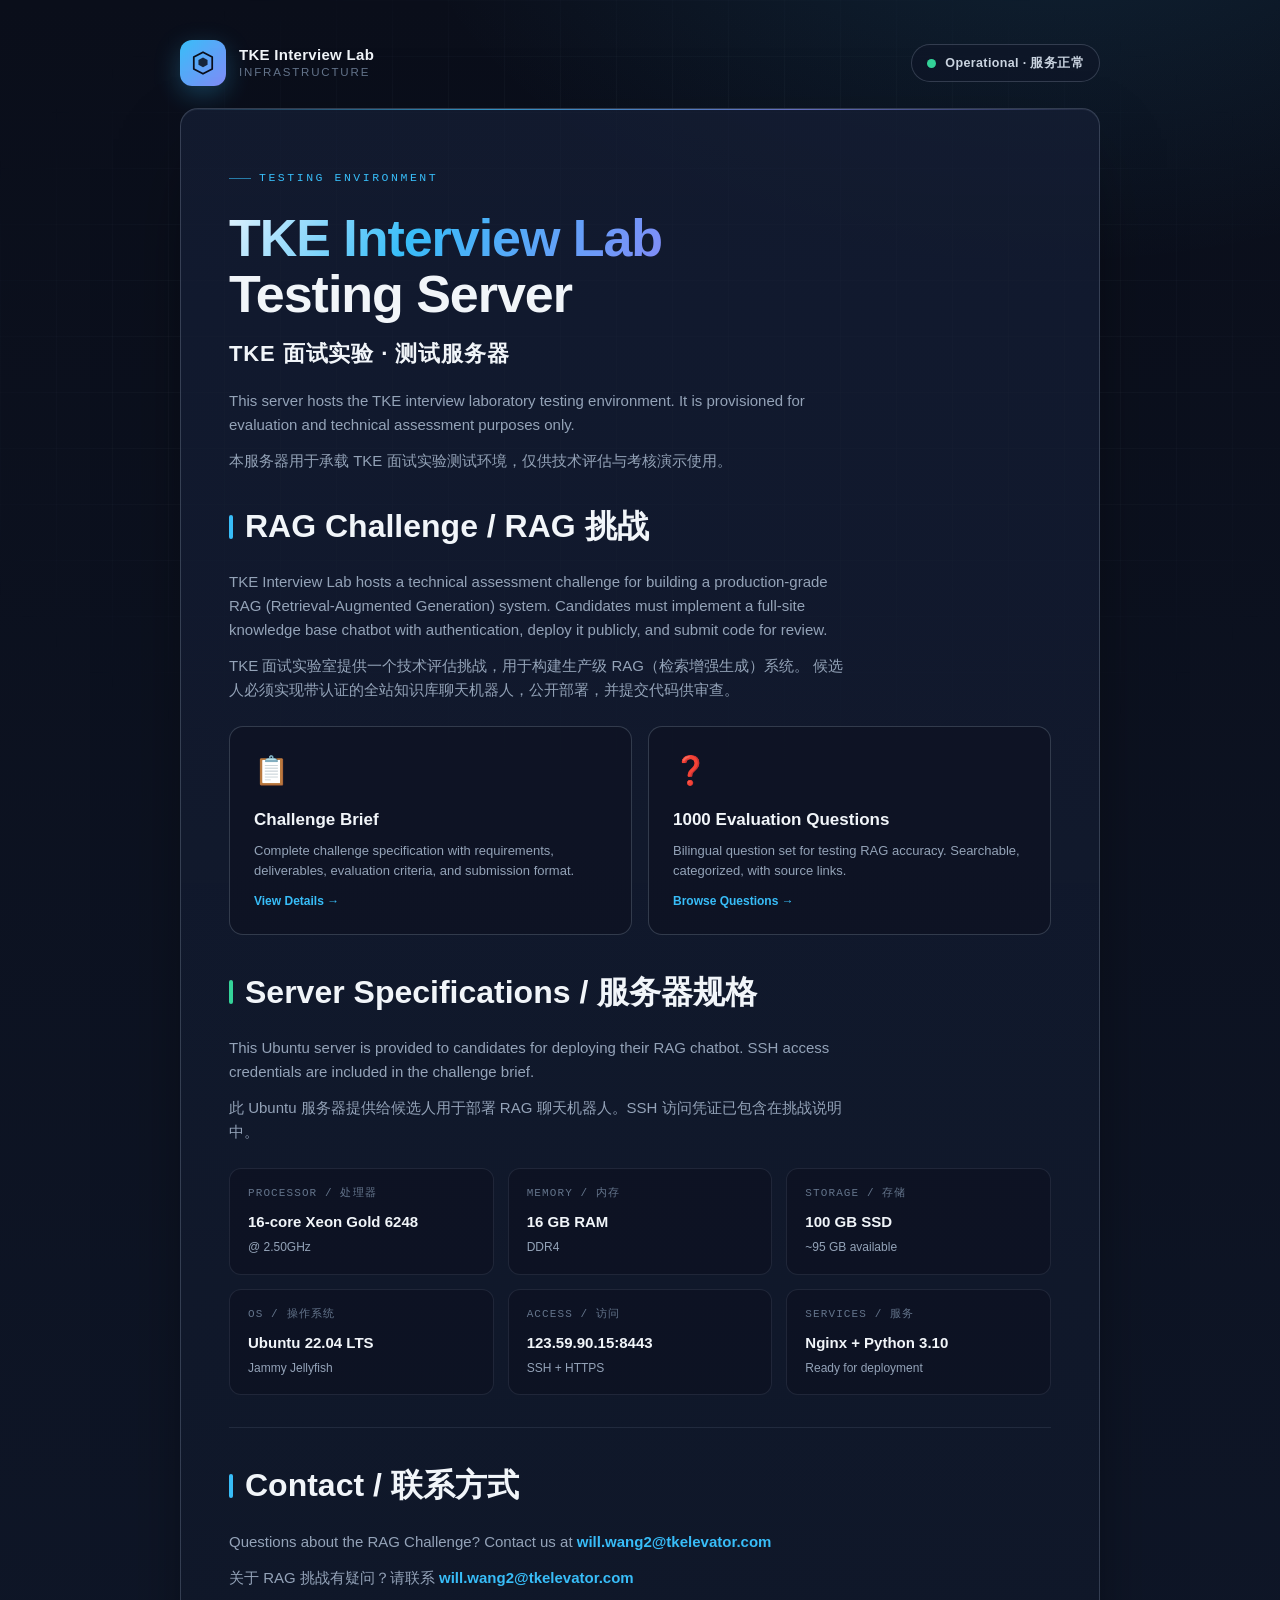
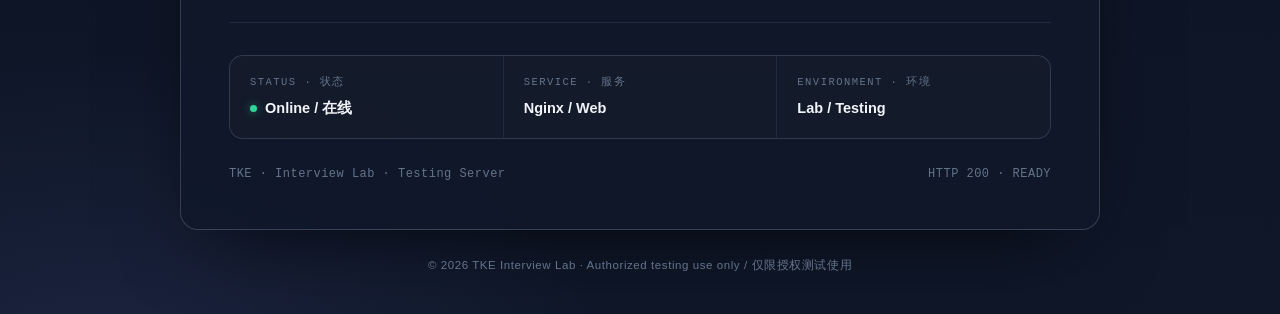
<file: html/index.html>
<!DOCTYPE html>
<html lang="zh-CN">
<head>
<meta charset="UTF-8" />
<meta name="viewport" content="width=device-width, initial-scale=1.0" />
<meta name="description" content="TKE Interview Lab Testing Server — enterprise testing environment." />
<meta name="robots" content="noindex, nofollow" />
<title>TKE Interview Lab · Testing Server</title>
<style>
  :root {
    --bg-0: #0a0e1a;
    --bg-1: #0f1729;
    --bg-2: #141d33;
    --line: rgba(148, 163, 184, 0.14);
    --line-strong: rgba(148, 163, 184, 0.28);
    --txt-0: #f1f5f9;
    --txt-1: #cbd5e1;
    --txt-2: #94a3b8;
    --txt-3: #64748b;
    --accent: #38bdf8;
    --accent-2: #818cf8;
    --ok: #34d399;
    --ok-glow: rgba(52, 211, 153, 0.5);
    --radius: 18px;
    --maxw: 920px;
    --font: -apple-system, BlinkMacSystemFont, "Segoe UI", Roboto, "Helvetica Neue",
            "PingFang SC", "Hiragino Sans GB", "Microsoft YaHei", "Noto Sans CJK SC", sans-serif;
    --mono: "SF Mono", "JetBrains Mono", "Fira Code", "Cascadia Code", Consolas, monospace;
  }

  * { margin: 0; padding: 0; box-sizing: border-box; }

  html { -webkit-text-size-adjust: 100%; }

  body {
    min-height: 100vh;
    font-family: var(--font);
    color: var(--txt-1);
    background: var(--bg-0);
    background-image:
      radial-gradient(1100px 700px at 82% -8%, rgba(56, 189, 248, 0.13), transparent 60%),
      radial-gradient(900px 620px at 8% 105%, rgba(129, 140, 248, 0.12), transparent 58%),
      linear-gradient(180deg, var(--bg-0) 0%, var(--bg-1) 100%);
    display: flex;
    flex-direction: column;
    align-items: center;
    justify-content: center;
    padding: 40px 22px;
    position: relative;
    overflow-x: hidden;
    line-height: 1.6;
  }

  /* faint engineering grid */
  body::before {
    content: "";
    position: fixed;
    inset: 0;
    background-image:
      linear-gradient(var(--line) 1px, transparent 1px),
      linear-gradient(90deg, var(--line) 1px, transparent 1px);
    background-size: 56px 56px;
    -webkit-mask-image: radial-gradient(ellipse 75% 65% at 50% 42%, #000 35%, transparent 78%);
            mask-image: radial-gradient(ellipse 75% 65% at 50% 42%, #000 35%, transparent 78%);
    opacity: 0.5;
    pointer-events: none;
    z-index: 0;
  }

  .shell {
    position: relative;
    z-index: 1;
    width: 100%;
    max-width: var(--maxw);
    animation: rise 0.9s cubic-bezier(0.16, 1, 0.3, 1) both;
  }

  @keyframes rise {
    from { opacity: 0; transform: translateY(22px); }
    to   { opacity: 1; transform: translateY(0); }
  }

  /* ---- top status bar ---- */
  .topbar {
    display: flex;
    align-items: center;
    justify-content: space-between;
    gap: 16px;
    margin-bottom: 22px;
    flex-wrap: wrap;
  }

  .brand {
    display: flex;
    align-items: center;
    gap: 13px;
  }

  .logo {
    width: 46px; height: 46px;
    border-radius: 12px;
    background: linear-gradient(135deg, var(--accent) 0%, var(--accent-2) 100%);
    display: grid;
    place-items: center;
    box-shadow: 0 8px 26px rgba(56, 189, 248, 0.28);
    flex-shrink: 0;
  }
  .logo svg { width: 26px; height: 26px; display: block; }

  .brand-text { display: flex; flex-direction: column; line-height: 1.25; }
  .brand-text .t1 {
    font-size: 15px; font-weight: 700; color: var(--txt-0);
    letter-spacing: 0.02em;
  }
  .brand-text .t2 {
    font-size: 11.5px; color: var(--txt-3);
    letter-spacing: 0.16em; text-transform: uppercase;
  }

  .status-pill {
    display: inline-flex;
    align-items: center;
    gap: 9px;
    padding: 8px 15px;
    border: 1px solid var(--line-strong);
    border-radius: 999px;
    background: rgba(15, 23, 41, 0.6);
    backdrop-filter: blur(6px);
    font-size: 12.5px;
    font-weight: 600;
    color: var(--txt-1);
    letter-spacing: 0.03em;
  }
  .dot {
    width: 9px; height: 9px; border-radius: 50%;
    background: var(--ok);
    box-shadow: 0 0 0 0 var(--ok-glow);
    animation: pulse 2.4s infinite;
  }
  @keyframes pulse {
    0%   { box-shadow: 0 0 0 0 var(--ok-glow); }
    70%  { box-shadow: 0 0 0 9px rgba(52, 211, 153, 0); }
    100% { box-shadow: 0 0 0 0 rgba(52, 211, 153, 0); }
  }

  /* ---- main card ---- */
  .card {
    border: 1px solid var(--line-strong);
    border-radius: var(--radius);
    background:
      linear-gradient(180deg, rgba(20, 29, 51, 0.82) 0%, rgba(15, 23, 41, 0.86) 100%);
    backdrop-filter: blur(12px);
    box-shadow:
      0 1px 0 rgba(255, 255, 255, 0.05) inset,
      0 30px 80px -30px rgba(0, 0, 0, 0.7);
    padding: 52px 48px 44px;
    position: relative;
    overflow: hidden;
  }
  .card::before {
    content: "";
    position: absolute;
    top: 0; left: 0; right: 0;
    height: 1px;
    background: linear-gradient(90deg, transparent, var(--accent), var(--accent-2), transparent);
    opacity: 0.7;
  }

  .eyebrow {
    display: inline-flex;
    align-items: center;
    gap: 8px;
    font-family: var(--mono);
    font-size: 11.5px;
    letter-spacing: 0.22em;
    text-transform: uppercase;
    color: var(--accent);
    margin-bottom: 22px;
  }
  .eyebrow::before {
    content: "";
    width: 22px; height: 1px;
    background: var(--accent);
    opacity: 0.6;
  }

  h1 {
    font-size: clamp(30px, 5.4vw, 52px);
    line-height: 1.08;
    font-weight: 800;
    color: var(--txt-0);
    letter-spacing: -0.02em;
    margin-bottom: 14px;
  }
  h1 .grad {
    background: linear-gradient(120deg, #e0f2fe 0%, var(--accent) 42%, var(--accent-2) 100%);
    -webkit-background-clip: text;
            background-clip: text;
    -webkit-text-fill-color: transparent;
  }

  .subtitle-cn {
    font-size: clamp(17px, 2.6vw, 22px);
    font-weight: 600;
    color: var(--txt-0);
    letter-spacing: 0.04em;
    margin-bottom: 18px;
  }

  .lead {
    font-size: 15px;
    color: var(--txt-2);
    max-width: 620px;
    margin-bottom: 12px;
  }
  .lead.cn { color: var(--txt-2); }

  .divider {
    height: 1px;
    background: var(--line);
    margin: 32px 0;
  }

  /* ---- meta grid ---- */
  .meta {
    display: grid;
    grid-template-columns: repeat(3, 1fr);
    gap: 1px;
    background: var(--line);
    border: 1px solid var(--line);
    border-radius: 14px;
    overflow: hidden;
  }
  .meta-item {
    background: rgba(10, 14, 26, 0.55);
    padding: 18px 20px;
  }
  .meta-item .k {
    font-family: var(--mono);
    font-size: 10.5px;
    letter-spacing: 0.14em;
    text-transform: uppercase;
    color: var(--txt-3);
    margin-bottom: 7px;
    display: flex;
    align-items: center;
    gap: 7px;
  }
  .meta-item .v {
    font-size: 14.5px;
    font-weight: 600;
    color: var(--txt-0);
    display: flex;
    align-items: center;
    gap: 8px;
  }
  .v .mini-dot {
    width: 7px; height: 7px; border-radius: 50%;
    background: var(--ok);
    box-shadow: 0 0 8px var(--ok-glow);
  }

  /* ---- footer ---- */
  .foot {
    margin-top: 26px;
    display: flex;
    align-items: center;
    justify-content: space-between;
    gap: 14px;
    flex-wrap: wrap;
    font-size: 12px;
    color: var(--txt-3);
  }
  .foot .mono { font-family: var(--mono); letter-spacing: 0.04em; }
  .foot a { color: var(--txt-2); text-decoration: none; transition: color 0.2s; }
  .foot a:hover { color: var(--accent); }

  .page-foot {
    position: relative;
    z-index: 1;
    margin-top: 26px;
    font-size: 11.5px;
    color: var(--txt-3);
    letter-spacing: 0.05em;
    text-align: center;
  }

    a[href="/lab.html"]:hover, a[href="/questions.html"]:hover {
    border-color: var(--accent); background: rgba(10, 14, 26, 0.65); transform: translateY(-2px);
  }
  @media (max-width: 640px) {
    .card { padding: 36px 24px 30px; }
    .meta { grid-template-columns: 1fr; }
    .topbar { justify-content: center; }
  }

  @media (prefers-reduced-motion: reduce) {
    .shell { animation: none; }
    .dot { animation: none; }
  }
</style>
</head>
<body>
  <main class="shell" role="main">
    <header class="topbar">
      <div class="brand">
        <span class="logo" aria-hidden="true">
          <svg viewBox="0 0 24 24" fill="none" xmlns="http://www.w3.org/2000/svg">
            <path d="M12 2L3.5 6.5v11L12 22l8.5-4.5v-11L12 2z" stroke="#0a0e1a" stroke-width="1.6" stroke-linejoin="round"/>
            <path d="M12 7l4.2 2.3v4.4L12 16l-4.2-2.3V9.3L12 7z" fill="#0a0e1a" fill-opacity="0.85"/>
          </svg>
        </span>
        <span class="brand-text">
          <span class="t1">TKE Interview Lab</span>
          <span class="t2">Infrastructure</span>
        </span>
      </div>
      <span class="status-pill">
        <span class="dot" aria-hidden="true"></span>
        Operational · 服务正常
      </span>
    </header>

    <section class="card">
      <span class="eyebrow">Testing Environment</span>
      <h1><span class="grad">TKE Interview Lab</span><br />Testing Server</h1>
      <p class="subtitle-cn">TKE 面试实验 · 测试服务器</p>

      <p class="lead">
        This server hosts the TKE interview laboratory testing environment.
        It is provisioned for evaluation and technical assessment purposes only.
      </p>
      <p class="lead cn">
        本服务器用于承载 TKE 面试实验测试环境，仅供技术评估与考核演示使用。
      </p>

      
    <h2 style="font-size: clamp(22px, 3.5vw, 32px); font-weight: 700; color: var(--txt-0); margin: 28px 0 18px; display: flex; align-items: center; gap: 12px;">
      <span style="width: 4px; height: 24px; background: var(--accent); border-radius: 2px;"></span>
      RAG Challenge / RAG 挑战
    </h2>
    <p class="lead">
      TKE Interview Lab hosts a technical assessment challenge for building a production-grade RAG (Retrieval-Augmented Generation) system.
      Candidates must implement a full-site knowledge base chatbot with authentication, deploy it publicly, and submit code for review.
    </p>
    <p class="lead cn">
      TKE 面试实验室提供一个技术评估挑战，用于构建生产级 RAG（检索增强生成）系统。
      候选人必须实现带认证的全站知识库聊天机器人，公开部署，并提交代码供审查。
    </p>

    <div style="display: grid; grid-template-columns: repeat(auto-fit, minmax(280px, 1fr)); gap: 16px; margin: 24px 0 32px;">
      <a href="/lab.html" style="display: block; border: 1px solid var(--line-strong); border-radius: 14px; padding: 22px 24px; background: rgba(10, 14, 26, 0.4); text-decoration: none; transition: all 0.2s;">
        <div style="font-size: 28px; margin-bottom: 12px;">📋</div>
        <div style="font-size: 17px; font-weight: 700; color: var(--txt-0); margin-bottom: 8px;">Challenge Brief</div>
        <div style="font-size: 13px; color: var(--txt-2); line-height: 1.5;">Complete challenge specification with requirements, deliverables, evaluation criteria, and submission format.</div>
        <div style="font-size: 12px; color: var(--accent); margin-top: 12px; font-weight: 600;">View Details →</div>
      </a>
      <a href="/questions.html" style="display: block; border: 1px solid var(--line-strong); border-radius: 14px; padding: 22px 24px; background: rgba(10, 14, 26, 0.4); text-decoration: none; transition: all 0.2s;">
        <div style="font-size: 28px; margin-bottom: 12px;">❓</div>
        <div style="font-size: 17px; font-weight: 700; color: var(--txt-0); margin-bottom: 8px;">1000 Evaluation Questions</div>
        <div style="font-size: 13px; color: var(--txt-2); line-height: 1.5;">Bilingual question set for testing RAG accuracy. Searchable, categorized, with source links.</div>
        <div style="font-size: 12px; color: var(--accent); margin-top: 12px; font-weight: 600;">Browse Questions →</div>
      </a>
    </div>

    <h2 style="font-size: clamp(22px, 3.5vw, 32px); font-weight: 700; color: var(--txt-0); margin: 32px 0 18px; display: flex; align-items: center; gap: 12px;">
      <span style="width: 4px; height: 24px; background: var(--ok); border-radius: 2px;"></span>
      Server Specifications / 服务器规格
    </h2>
    <p class="lead">
      This Ubuntu server is provided to candidates for deploying their RAG chatbot.
      SSH access credentials are included in the challenge brief.
    </p>
    <p class="lead cn" style="color: var(--txt-2);">
      此 Ubuntu 服务器提供给候选人用于部署 RAG 聊天机器人。SSH 访问凭证已包含在挑战说明中。
    </p>

    <div style="display: grid; grid-template-columns: repeat(auto-fit, minmax(220px, 1fr)); gap: 14px; margin: 24px 0 32px;">
      <div style="background: rgba(10, 14, 26, 0.4); border: 1px solid var(--line); border-radius: 12px; padding: 16px 18px;">
        <div style="font-size: 11px; letter-spacing: 0.1em; text-transform: uppercase; color: var(--txt-3); margin-bottom: 8px; font-family: var(--mono);">Processor / 处理器</div>
        <div style="font-size: 15px; font-weight: 600; color: var(--txt-0);">16-core Xeon Gold 6248</div>
        <div style="font-size: 12px; color: var(--txt-2); margin-top: 4px;">@ 2.50GHz</div>
      </div>
      <div style="background: rgba(10, 14, 26, 0.4); border: 1px solid var(--line); border-radius: 12px; padding: 16px 18px;">
        <div style="font-size: 11px; letter-spacing: 0.1em; text-transform: uppercase; color: var(--txt-3); margin-bottom: 8px; font-family: var(--mono);">Memory / 内存</div>
        <div style="font-size: 15px; font-weight: 600; color: var(--txt-0);">16 GB RAM</div>
        <div style="font-size: 12px; color: var(--txt-2); margin-top: 4px;">DDR4</div>
      </div>
      <div style="background: rgba(10, 14, 26, 0.4); border: 1px solid var(--line); border-radius: 12px; padding: 16px 18px;">
        <div style="font-size: 11px; letter-spacing: 0.1em; text-transform: uppercase; color: var(--txt-3); margin-bottom: 8px; font-family: var(--mono);">Storage / 存储</div>
        <div style="font-size: 15px; font-weight: 600; color: var(--txt-0);">100 GB SSD</div>
        <div style="font-size: 12px; color: var(--txt-2); margin-top: 4px;">~95 GB available</div>
      </div>
      <div style="background: rgba(10, 14, 26, 0.4); border: 1px solid var(--line); border-radius: 12px; padding: 16px 18px;">
        <div style="font-size: 11px; letter-spacing: 0.1em; text-transform: uppercase; color: var(--txt-3); margin-bottom: 8px; font-family: var(--mono);">OS / 操作系统</div>
        <div style="font-size: 15px; font-weight: 600; color: var(--txt-0);">Ubuntu 22.04 LTS</div>
        <div style="font-size: 12px; color: var(--txt-2); margin-top: 4px;">Jammy Jellyfish</div>
      </div>
      <div style="background: rgba(10, 14, 26, 0.4); border: 1px solid var(--line); border-radius: 12px; padding: 16px 18px;">
        <div style="font-size: 11px; letter-spacing: 0.1em; text-transform: uppercase; color: var(--txt-3); margin-bottom: 8px; font-family: var(--mono);">Access / 访问</div>
        <div style="font-size: 15px; font-weight: 600; color: var(--txt-0);">123.59.90.15:8443</div>
        <div style="font-size: 12px; color: var(--txt-2); margin-top: 4px;">SSH + HTTPS</div>
      </div>
      <div style="background: rgba(10, 14, 26, 0.4); border: 1px solid var(--line); border-radius: 12px; padding: 16px 18px;">
        <div style="font-size: 11px; letter-spacing: 0.1em; text-transform: uppercase; color: var(--txt-3); margin-bottom: 8px; font-family: var(--mono);">Services / 服务</div>
        <div style="font-size: 15px; font-weight: 600; color: var(--txt-0);">Nginx + Python 3.10</div>
        <div style="font-size: 12px; color: var(--txt-2); margin-top: 4px;">Ready for deployment</div>
      </div>
    </div>

    <div class="divider"></div>

    <h2 style="font-size: clamp(22px, 3.5vw, 32px); font-weight: 700; color: var(--txt-0); margin: 32px 0 18px; display: flex; align-items: center; gap: 12px;">
      <span style="width: 4px; height: 24px; background: var(--accent); border-radius: 2px;"></span>
      Contact / 联系方式
    </h2>
    <p class="lead">
      Questions about the RAG Challenge? Contact us at
      <a href="mailto:will.wang2@tkelevator.com" style="color: var(--accent); text-decoration: none; font-weight: 600;">
        will.wang2@tkelevator.com
      </a>
    </p>
    <p class="lead cn" style="color: var(--txt-2);">
      关于 RAG 挑战有疑问？请联系
      <a href="mailto:will.wang2@tkelevator.com" style="color: var(--accent); text-decoration: none; font-weight: 600;">
        will.wang2@tkelevator.com
      </a>
    </p>

    <div class="divider"></div>

      <div class="meta">
        <div class="meta-item">
          <div class="k">Status · 状态</div>
          <div class="v"><span class="mini-dot"></span>Online / 在线</div>
        </div>
        <div class="meta-item">
          <div class="k">Service · 服务</div>
          <div class="v">Nginx / Web</div>
        </div>
        <div class="meta-item">
          <div class="k">Environment · 环境</div>
          <div class="v">Lab / Testing</div>
        </div>
      </div>

      <div class="foot">
        <span class="mono">TKE&nbsp;·&nbsp;Interview&nbsp;Lab&nbsp;·&nbsp;Testing&nbsp;Server</span>
        <span class="mono">HTTP&nbsp;200&nbsp;·&nbsp;READY</span>
      </div>
    </section>

    <p class="page-foot">
      © <span id="yr">2026</span> TKE Interview Lab · Authorized testing use only / 仅限授权测试使用
    </p>
  </main>
  <script>
    document.getElementById('yr').textContent = new Date().getFullYear();
  </script>
</body>
</html>
</file>
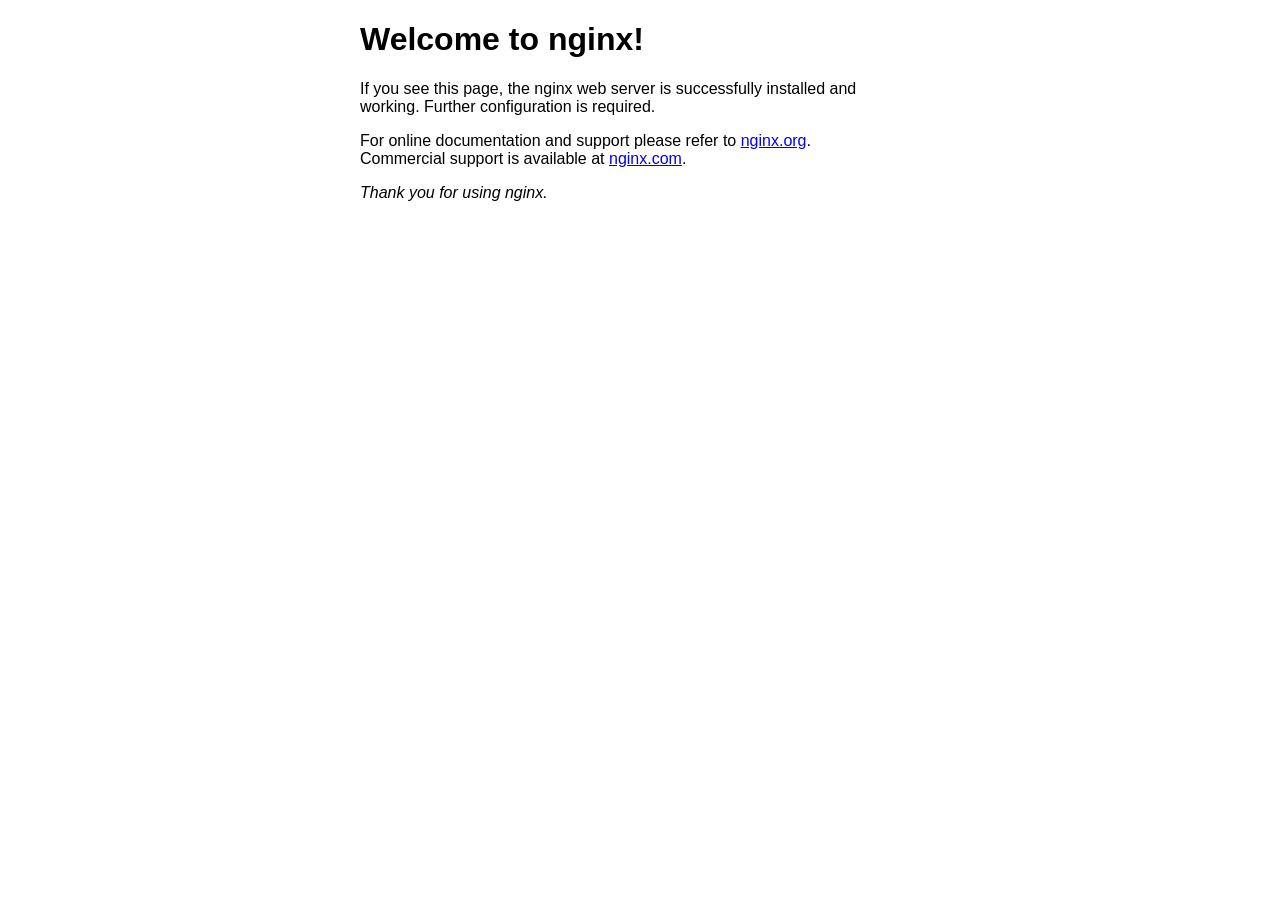
<file: html/index.nginx-debian.html>
<!DOCTYPE html>
<html>
<head>
<title>Welcome to nginx!</title>
<style>
    body {
        width: 35em;
        margin: 0 auto;
        font-family: Tahoma, Verdana, Arial, sans-serif;
    }
</style>
</head>
<body>
<h1>Welcome to nginx!</h1>
<p>If you see this page, the nginx web server is successfully installed and
working. Further configuration is required.</p>

<p>For online documentation and support please refer to
<a href="http://nginx.org/">nginx.org</a>.<br/>
Commercial support is available at
<a href="http://nginx.com/">nginx.com</a>.</p>

<p><em>Thank you for using nginx.</em></p>
</body>
</html>
</file>
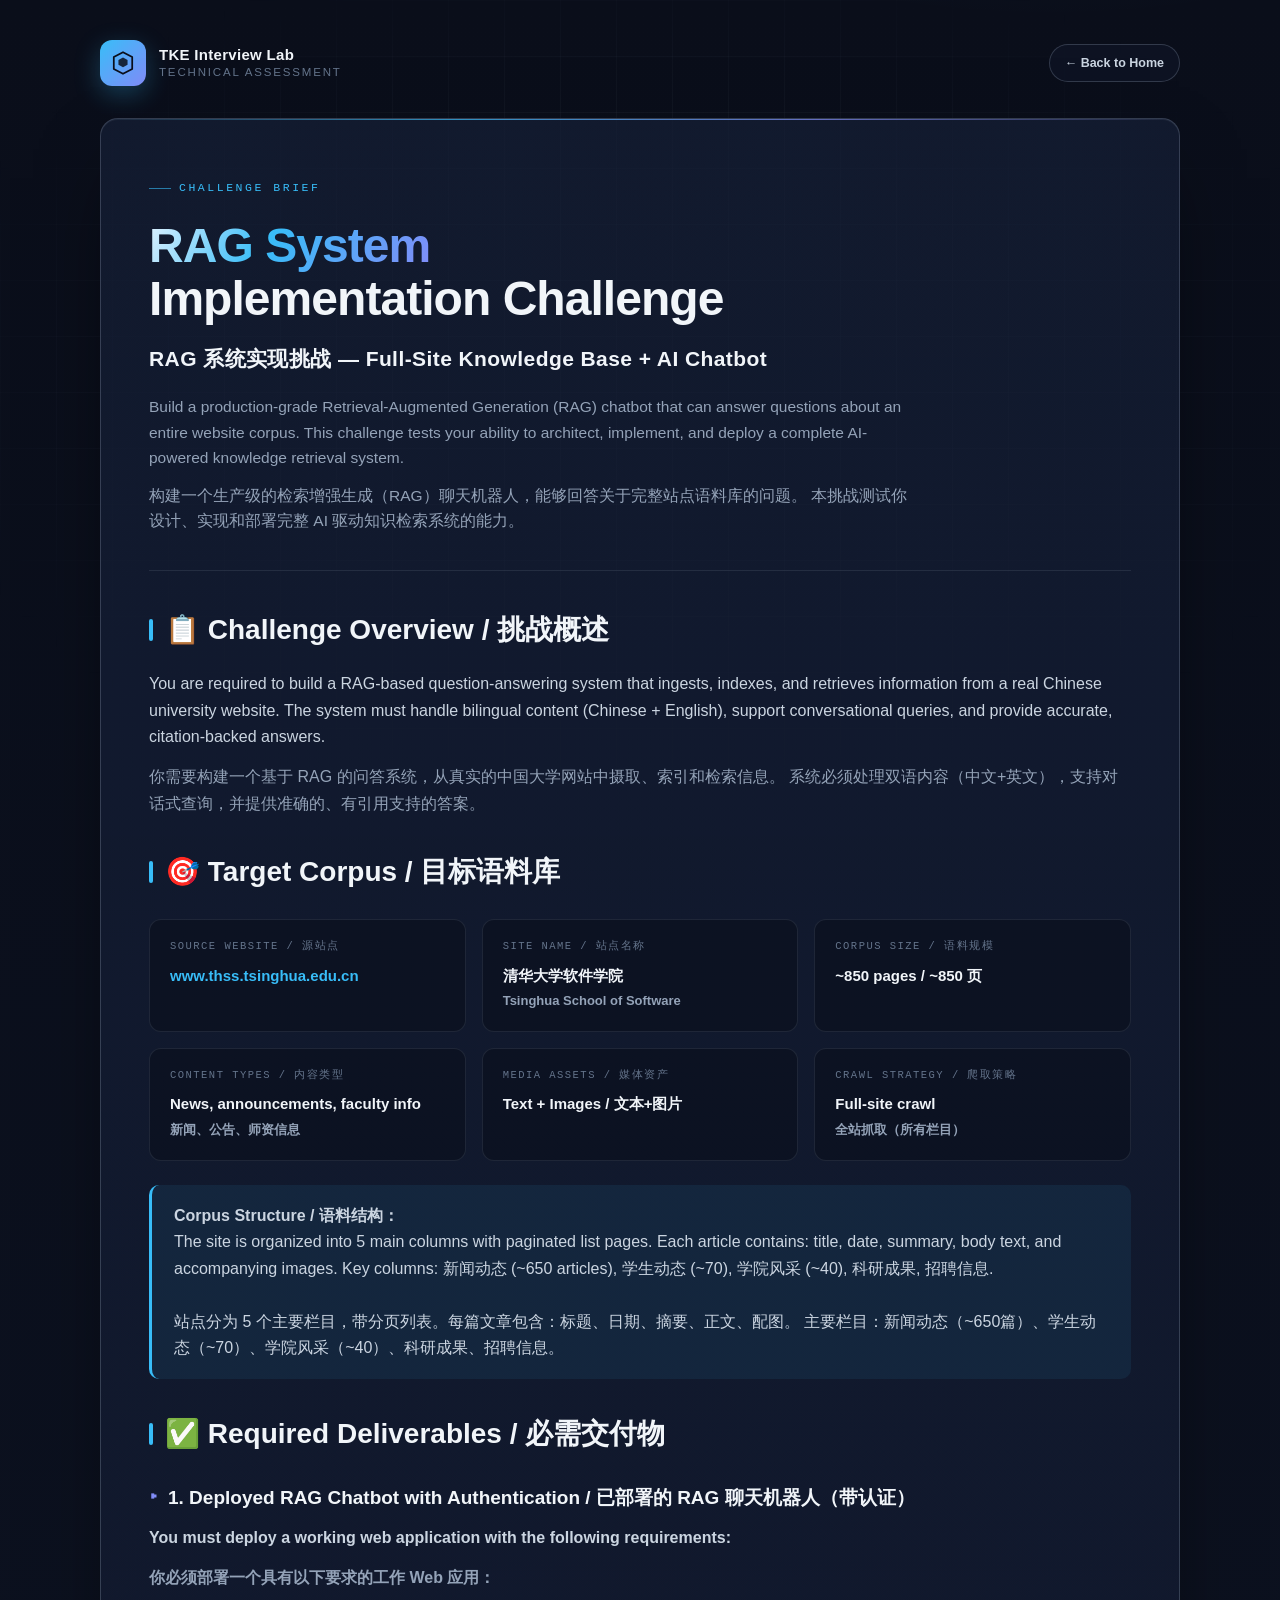
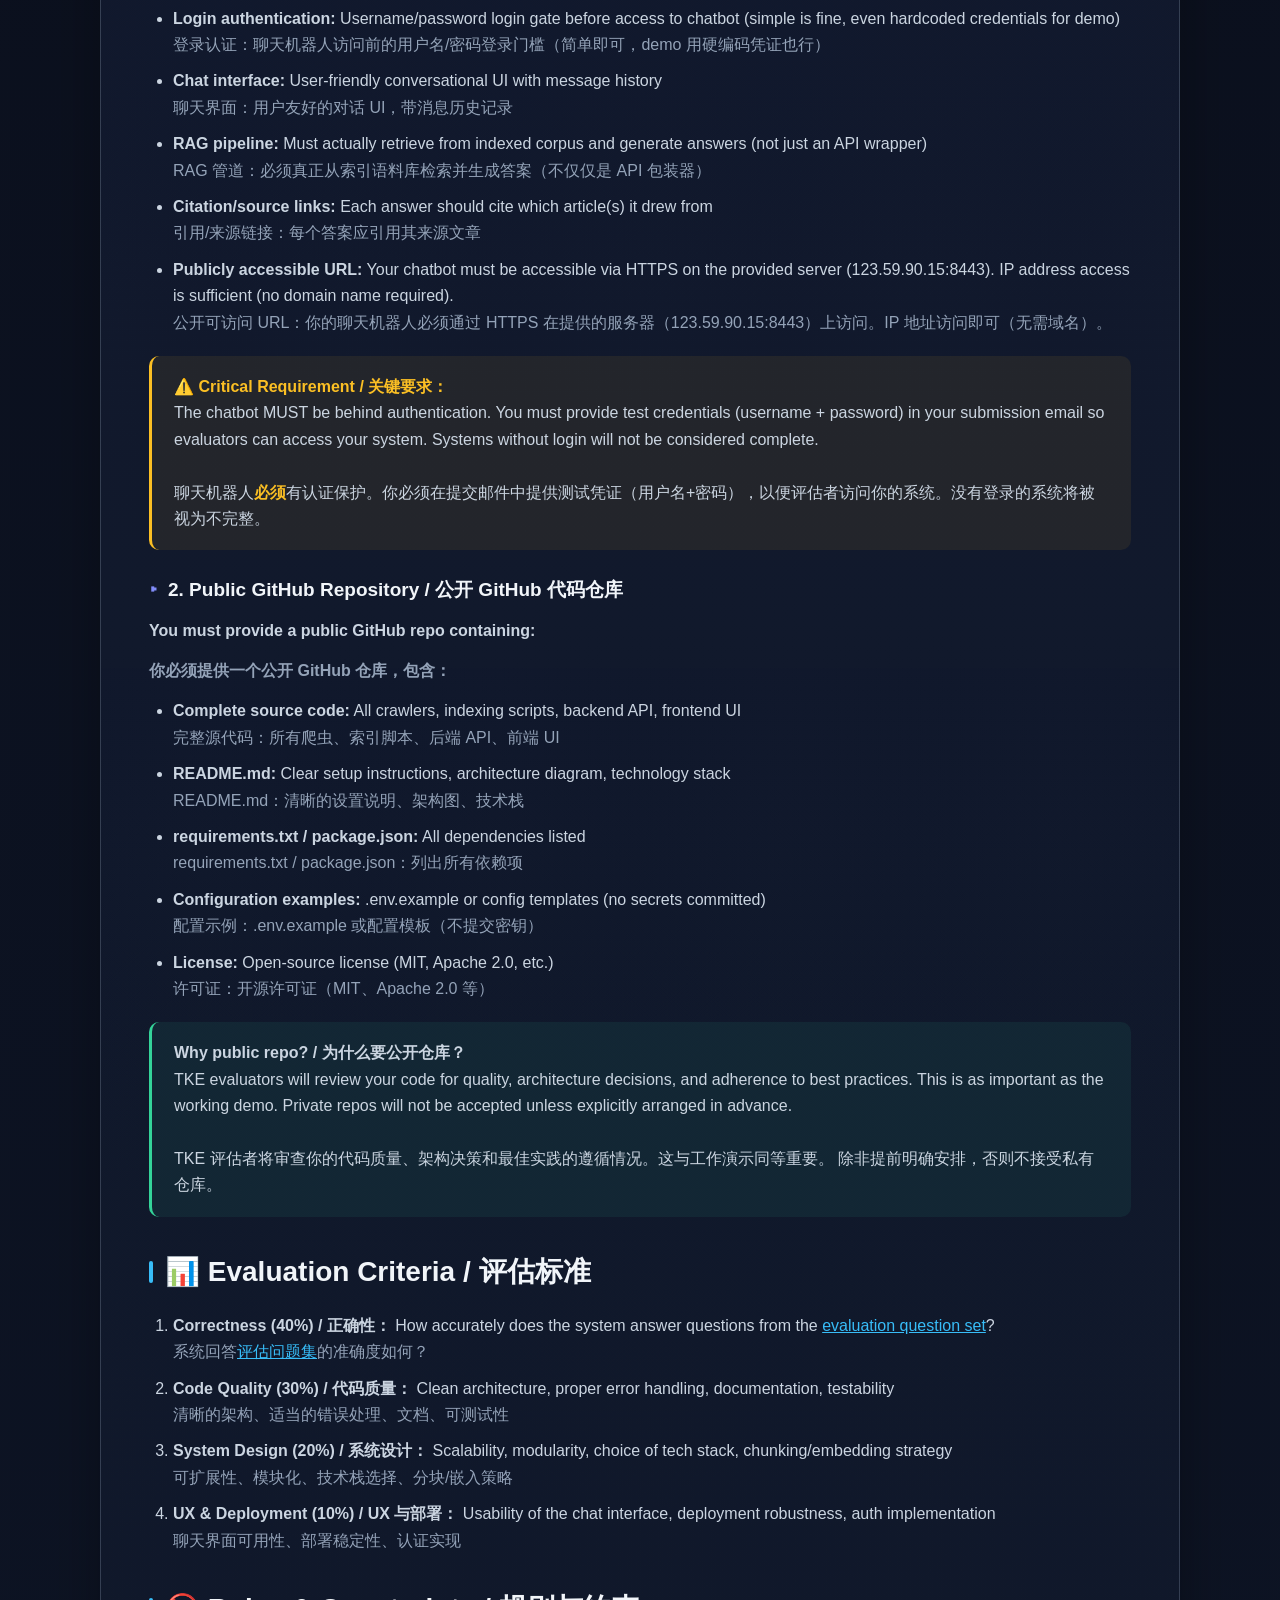
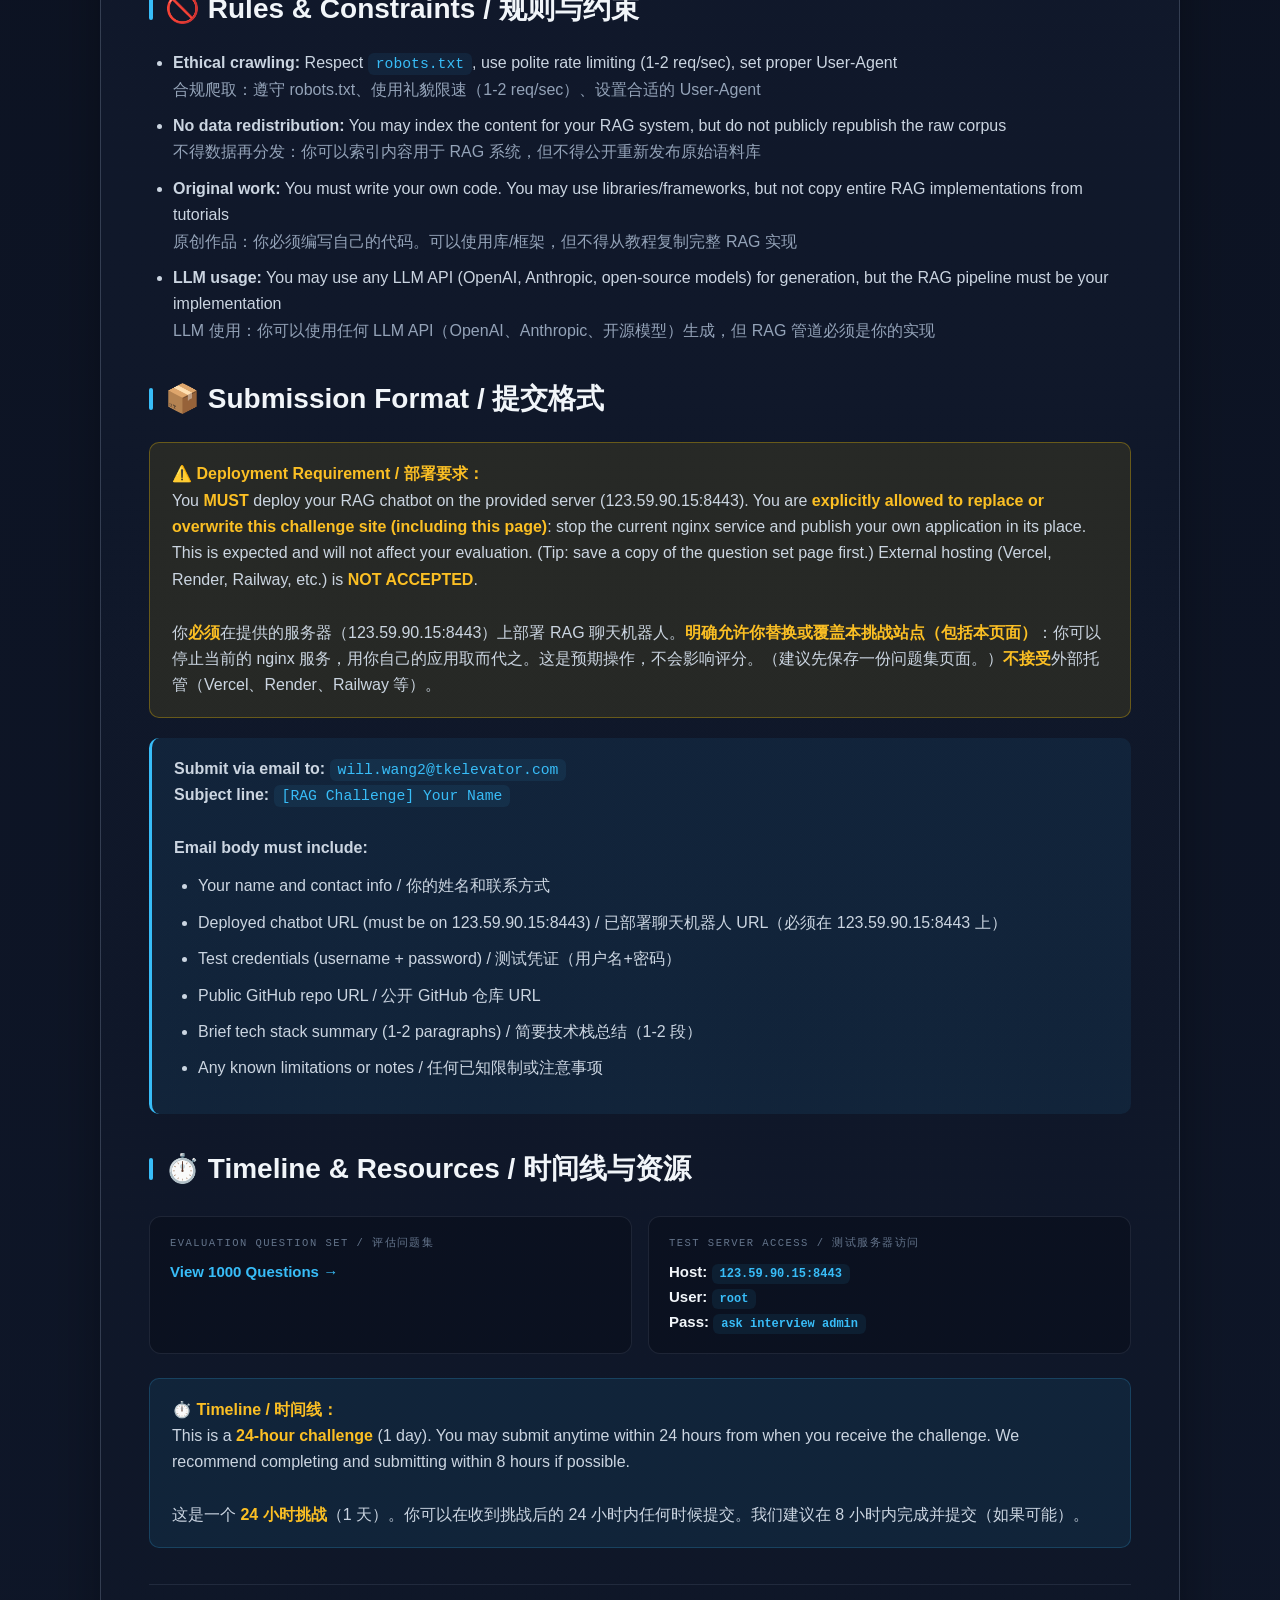
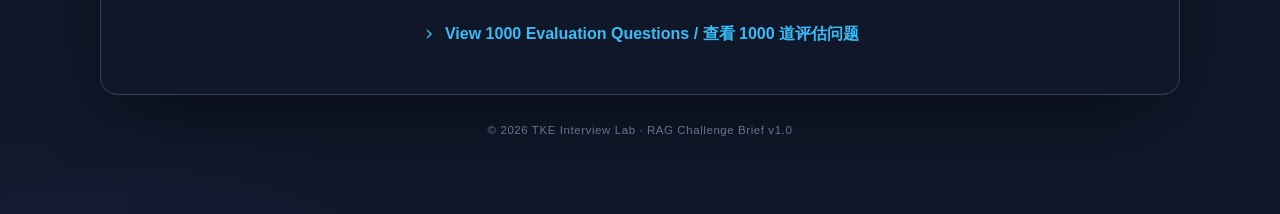
<file: html/lab.html>
<!DOCTYPE html>
<html lang="zh-CN">
<head>
<meta charset="UTF-8" />
<meta name="viewport" content="width=device-width, initial-scale=1.0" />
<meta name="description" content="TKE Interview Lab — RAG System Challenge Brief" />
<meta name="robots" content="noindex, nofollow" />
<title>RAG Challenge Brief · TKE Interview Lab</title>
<style>
:root {
  --bg-0: #0a0e1a; --bg-1: #0f1729; --bg-2: #141d33;
  --line: rgba(148, 163, 184, 0.14); --line-strong: rgba(148, 163, 184, 0.28);
  --txt-0: #f1f5f9; --txt-1: #cbd5e1; --txt-2: #94a3b8; --txt-3: #64748b;
  --accent: #38bdf8; --accent-2: #818cf8; --warn: #fbbf24; --ok: #34d399;
  --radius: 18px; --maxw: 1080px;
  --font: -apple-system, BlinkMacSystemFont, "Segoe UI", Roboto, "Helvetica Neue",
          "PingFang SC", "Hiragino Sans GB", "Microsoft YaHei", "Noto Sans CJK SC", sans-serif;
  --mono: "SF Mono", "JetBrains Mono", "Fira Code", Consolas, monospace;
}
* { margin: 0; padding: 0; box-sizing: border-box; }
html { -webkit-text-size-adjust: 100%; }
body {
  min-height: 100vh; font-family: var(--font); color: var(--txt-1);
  background: var(--bg-0);
  background-image:
    radial-gradient(1100px 700px at 82% -8%, rgba(56, 189, 248, 0.13), transparent 60%),
    radial-gradient(900px 620px at 8% 105%, rgba(129, 140, 248, 0.12), transparent 58%),
    linear-gradient(180deg, var(--bg-0) 0%, var(--bg-1) 100%);
  padding: 40px 22px 60px; position: relative; line-height: 1.65;
}
body::before {
  content: ""; position: fixed; inset: 0;
  background-image:
    linear-gradient(var(--line) 1px, transparent 1px),
    linear-gradient(90deg, var(--line) 1px, transparent 1px);
  background-size: 56px 56px;
  -webkit-mask-image: radial-gradient(ellipse 75% 65% at 50% 42%, #000 35%, transparent 78%);
  mask-image: radial-gradient(ellipse 75% 65% at 50% 42%, #000 35%, transparent 78%);
  opacity: 0.5; pointer-events: none; z-index: 0;
}
.shell {
  position: relative; z-index: 1; width: 100%; max-width: var(--maxw); margin: 0 auto;
  animation: rise 0.9s cubic-bezier(0.16, 1, 0.3, 1) both;
}
@keyframes rise { from { opacity: 0; transform: translateY(22px); } to { opacity: 1; transform: translateY(0); } }
.topbar { display: flex; align-items: center; justify-content: space-between; gap: 16px; margin-bottom: 32px; flex-wrap: wrap; }
.brand { display: flex; align-items: center; gap: 13px; }
.logo {
  width: 46px; height: 46px; border-radius: 12px;
  background: linear-gradient(135deg, var(--accent) 0%, var(--accent-2) 100%);
  display: grid; place-items: center; box-shadow: 0 8px 26px rgba(56, 189, 248, 0.28); flex-shrink: 0;
}
.logo svg { width: 26px; height: 26px; display: block; }
.brand-text { display: flex; flex-direction: column; line-height: 1.25; }
.brand-text .t1 { font-size: 15px; font-weight: 700; color: var(--txt-0); letter-spacing: 0.02em; }
.brand-text .t2 { font-size: 11.5px; color: var(--txt-3); letter-spacing: 0.16em; text-transform: uppercase; }
.nav-pill {
  display: inline-flex; align-items: center; gap: 9px; padding: 8px 15px;
  border: 1px solid var(--line-strong); border-radius: 999px;
  background: rgba(15, 23, 41, 0.6); backdrop-filter: blur(6px);
  font-size: 12.5px; font-weight: 600; color: var(--txt-1); text-decoration: none;
  transition: all 0.2s;
}
.nav-pill:hover { border-color: var(--accent); color: var(--accent); }
.card {
  border: 1px solid var(--line-strong); border-radius: var(--radius);
  background: linear-gradient(180deg, rgba(20, 29, 51, 0.82) 0%, rgba(15, 23, 41, 0.86) 100%);
  backdrop-filter: blur(12px);
  box-shadow: 0 1px 0 rgba(255, 255, 255, 0.05) inset, 0 30px 80px -30px rgba(0, 0, 0, 0.7);
  padding: 52px 48px 44px; position: relative; overflow: hidden; margin-bottom: 24px;
}
.card::before {
  content: ""; position: absolute; top: 0; left: 0; right: 0; height: 1px;
  background: linear-gradient(90deg, transparent, var(--accent), var(--accent-2), transparent); opacity: 0.7;
}
.eyebrow {
  display: inline-flex; align-items: center; gap: 8px; font-family: var(--mono);
  font-size: 11.5px; letter-spacing: 0.22em; text-transform: uppercase; color: var(--accent); margin-bottom: 22px;
}
.eyebrow::before { content: ""; width: 22px; height: 1px; background: var(--accent); opacity: 0.6; }
h1 {
  font-size: clamp(32px, 5vw, 48px); line-height: 1.1; font-weight: 800; color: var(--txt-0);
  letter-spacing: -0.02em; margin-bottom: 16px;
}
h1 .grad {
  background: linear-gradient(120deg, #e0f2fe 0%, var(--accent) 42%, var(--accent-2) 100%);
  -webkit-background-clip: text; background-clip: text; -webkit-text-fill-color: transparent;
}
.subtitle { font-size: clamp(17px, 2.6vw, 21px); font-weight: 600; color: var(--txt-0); letter-spacing: 0.02em; margin-bottom: 18px; }
.lead { font-size: 15.5px; color: var(--txt-2); margin-bottom: 12px; max-width: 760px; }
.divider { height: 1px; background: var(--line); margin: 36px 0; }
h2 {
  font-size: clamp(20px, 3vw, 28px); font-weight: 700; color: var(--txt-0); margin: 32px 0 18px;
  display: flex; align-items: center; gap: 12px;
}
h2::before { content: ""; width: 4px; height: 22px; background: var(--accent); border-radius: 2px; }
h3 {
  font-size: 19px; font-weight: 600; color: var(--txt-0); margin: 24px 0 12px;
  display: flex; align-items: center; gap: 10px;
}
h3::before { content: "▸"; color: var(--accent-2); font-size: 18px; }
p { margin-bottom: 14px; }
ul, ol { margin: 14px 0 14px 24px; }
li { margin-bottom: 10px; color: var(--txt-1); }
code, .mono {
  font-family: var(--mono); background: rgba(56, 189, 248, 0.08);
  padding: 3px 8px; border-radius: 6px; font-size: 0.92em; color: var(--accent);
}
.highlight-box {
  background: rgba(251, 191, 36, 0.08); border-left: 3px solid var(--warn);
  padding: 18px 22px; border-radius: 10px; margin: 20px 0;
}
.highlight-box strong { color: var(--warn); }
.info-box {
  background: rgba(56, 189, 248, 0.08); border-left: 3px solid var(--accent);
  padding: 18px 22px; border-radius: 10px; margin: 20px 0;
}
.ok-box {
  background: rgba(52, 211, 153, 0.08); border-left: 3px solid var(--ok);
  padding: 18px 22px; border-radius: 10px; margin: 20px 0;
}
.spec-grid {
  display: grid; grid-template-columns: repeat(auto-fit, minmax(260px, 1fr)); gap: 16px; margin: 24px 0;
}
.spec-item {
  background: rgba(10, 14, 26, 0.55); border: 1px solid var(--line); border-radius: 12px; padding: 18px 20px;
}
.spec-item .k {
  font-family: var(--mono); font-size: 10.5px; letter-spacing: 0.14em; text-transform: uppercase;
  color: var(--txt-3); margin-bottom: 8px;
}
.spec-item .v { font-size: 15px; font-weight: 600; color: var(--txt-0); }
.footer-link {
  display: inline-flex; align-items: center; gap: 8px; color: var(--accent); text-decoration: none;
  font-weight: 600; transition: color 0.2s;
}
.footer-link:hover { color: var(--accent-2); }
.footer-link svg { width: 16px; height: 16px; }
@media (max-width: 640px) {
  .card { padding: 36px 24px 30px; }
  h2 { font-size: 22px; }
  .spec-grid { grid-template-columns: 1fr; }
}
</style>
</head>
<body>
<main class="shell">
  <header class="topbar">
    <div class="brand">
      <span class="logo" aria-hidden="true">
        <svg viewBox="0 0 24 24" fill="none" xmlns="http://www.w3.org/2000/svg">
          <path d="M12 2L3.5 6.5v11L12 22l8.5-4.5v-11L12 2z" stroke="#0a0e1a" stroke-width="1.6" stroke-linejoin="round"/>
          <path d="M12 7l4.2 2.3v4.4L12 16l-4.2-2.3V9.3L12 7z" fill="#0a0e1a" fill-opacity="0.85"/>
        </svg>
      </span>
      <span class="brand-text">
        <span class="t1">TKE Interview Lab</span>
        <span class="t2">Technical Assessment</span>
      </span>
    </div>
    <a href="/" class="nav-pill">← Back to Home</a>
  </header>

  <article class="card">
    <span class="eyebrow">Challenge Brief</span>
    <h1><span class="grad">RAG System</span><br />Implementation Challenge</h1>
    <p class="subtitle">RAG 系统实现挑战 — Full-Site Knowledge Base + AI Chatbot</p>

    <p class="lead">
      Build a production-grade Retrieval-Augmented Generation (RAG) chatbot that can answer questions about
      an entire website corpus. This challenge tests your ability to architect, implement, and deploy a complete
      AI-powered knowledge retrieval system.
    </p>
    <p class="lead" style="color: var(--txt-2);">
      构建一个生产级的检索增强生成（RAG）聊天机器人，能够回答关于完整站点语料库的问题。
      本挑战测试你设计、实现和部署完整 AI 驱动知识检索系统的能力。
    </p>

    <div class="divider"></div>

    <h2>📋 Challenge Overview / 挑战概述</h2>
    <p>
      You are required to build a RAG-based question-answering system that ingests, indexes, and retrieves
      information from a real Chinese university website. The system must handle bilingual content (Chinese + English),
      support conversational queries, and provide accurate, citation-backed answers.
    </p>
    <p style="color: var(--txt-2);">
      你需要构建一个基于 RAG 的问答系统，从真实的中国大学网站中摄取、索引和检索信息。
      系统必须处理双语内容（中文+英文），支持对话式查询，并提供准确的、有引用支持的答案。
    </p>

    <h2>🎯 Target Corpus / 目标语料库</h2>
    <div class="spec-grid">
      <div class="spec-item">
        <div class="k">Source Website / 源站点</div>
        <div class="v"><a href="https://www.thss.tsinghua.edu.cn/" target="_blank" style="color: var(--accent); text-decoration: none;">www.thss.tsinghua.edu.cn</a></div>
      </div>
      <div class="spec-item">
        <div class="k">Site Name / 站点名称</div>
        <div class="v">清华大学软件学院<br><span style="font-size: 13px; color: var(--txt-2);">Tsinghua School of Software</span></div>
      </div>
      <div class="spec-item">
        <div class="k">Corpus Size / 语料规模</div>
        <div class="v">~850 pages / ~850 页</div>
      </div>
      <div class="spec-item">
        <div class="k">Content Types / 内容类型</div>
        <div class="v">News, announcements, faculty info<br><span style="font-size: 13px; color: var(--txt-2);">新闻、公告、师资信息</span></div>
      </div>
      <div class="spec-item">
        <div class="k">Media Assets / 媒体资产</div>
        <div class="v">Text + Images / 文本+图片</div>
      </div>
      <div class="spec-item">
        <div class="k">Crawl Strategy / 爬取策略</div>
        <div class="v"><strong>Full-site crawl</strong><br><span style="font-size: 13px; color: var(--txt-2);">全站抓取（所有栏目）</span></div>
      </div>
    </div>

    <div class="info-box">
      <strong>Corpus Structure / 语料结构：</strong><br>
      The site is organized into 5 main columns with paginated list pages. Each article contains: title, date, summary, body text, and accompanying images.
      Key columns: 新闻动态 (~650 articles), 学生动态 (~70), 学院风采 (~40), 科研成果, 招聘信息.<br><br>
      站点分为 5 个主要栏目，带分页列表。每篇文章包含：标题、日期、摘要、正文、配图。
      主要栏目：新闻动态（~650篇）、学生动态（~70）、学院风采（~40）、科研成果、招聘信息。
    </div>

    <h2>✅ Required Deliverables / 必需交付物</h2>

    <h3>1. Deployed RAG Chatbot with Authentication / 已部署的 RAG 聊天机器人（带认证）</h3>
    <p><strong>You must deploy a working web application with the following requirements:</strong></p>
    <p style="color: var(--txt-2);"><strong>你必须部署一个具有以下要求的工作 Web 应用：</strong></p>
    <ul>
      <li><strong>Login authentication:</strong> Username/password login gate before access to chatbot (simple is fine, even hardcoded credentials for demo)<br>
          <span style="color: var(--txt-2);">登录认证：聊天机器人访问前的用户名/密码登录门槛（简单即可，demo 用硬编码凭证也行）</span></li>
      <li><strong>Chat interface:</strong> User-friendly conversational UI with message history<br>
          <span style="color: var(--txt-2);">聊天界面：用户友好的对话 UI，带消息历史记录</span></li>
      <li><strong>RAG pipeline:</strong> Must actually retrieve from indexed corpus and generate answers (not just an API wrapper)<br>
          <span style="color: var(--txt-2);">RAG 管道：必须真正从索引语料库检索并生成答案（不仅仅是 API 包装器）</span></li>
      <li><strong>Citation/source links:</strong> Each answer should cite which article(s) it drew from<br>
          <span style="color: var(--txt-2);">引用/来源链接：每个答案应引用其来源文章</span></li>
      <li><strong>Publicly accessible URL:</strong> Your chatbot must be accessible via HTTPS on the provided server (123.59.90.15:8443). IP address access is sufficient (no domain name required).<br>
          <span style="color: var(--txt-2);">公开可访问 URL：你的聊天机器人必须通过 HTTPS 在提供的服务器（123.59.90.15:8443）上访问。IP 地址访问即可（无需域名）。</span></li>
    </ul>

    <div class="highlight-box">
      <strong>⚠️ Critical Requirement / 关键要求：</strong><br>
      The chatbot MUST be behind authentication. You must provide test credentials (username + password) in your submission email so evaluators can access your system. Systems without login will not be considered complete.<br><br>
      聊天机器人<strong>必须</strong>有认证保护。你必须在提交邮件中提供测试凭证（用户名+密码），以便评估者访问你的系统。没有登录的系统将被视为不完整。
    </div>

    <h3>2. Public GitHub Repository / 公开 GitHub 代码仓库</h3>
    <p><strong>You must provide a public GitHub repo containing:</strong></p>
    <p style="color: var(--txt-2);"><strong>你必须提供一个公开 GitHub 仓库，包含：</strong></p>
    <ul>
      <li><strong>Complete source code:</strong> All crawlers, indexing scripts, backend API, frontend UI<br>
          <span style="color: var(--txt-2);">完整源代码：所有爬虫、索引脚本、后端 API、前端 UI</span></li>
      <li><strong>README.md:</strong> Clear setup instructions, architecture diagram, technology stack<br>
          <span style="color: var(--txt-2);">README.md：清晰的设置说明、架构图、技术栈</span></li>
      <li><strong>requirements.txt / package.json:</strong> All dependencies listed<br>
          <span style="color: var(--txt-2);">requirements.txt / package.json：列出所有依赖项</span></li>
      <li><strong>Configuration examples:</strong> .env.example or config templates (no secrets committed)<br>
          <span style="color: var(--txt-2);">配置示例：.env.example 或配置模板（不提交密钥）</span></li>
      <li><strong>License:</strong> Open-source license (MIT, Apache 2.0, etc.)<br>
          <span style="color: var(--txt-2);">许可证：开源许可证（MIT、Apache 2.0 等）</span></li>
    </ul>

    <div class="ok-box">
      <strong>Why public repo? / 为什么要公开仓库？</strong><br>
      TKE evaluators will review your code for quality, architecture decisions, and adherence to best practices.
      This is as important as the working demo. Private repos will not be accepted unless explicitly arranged in advance.<br><br>
      TKE 评估者将审查你的代码质量、架构决策和最佳实践的遵循情况。这与工作演示同等重要。
      除非提前明确安排，否则不接受私有仓库。
    </div>

    <h2>📊 Evaluation Criteria / 评估标准</h2>
    <ol>
      <li><strong>Correctness (40%) / 正确性：</strong> How accurately does the system answer questions from the <a href="/questions.html" style="color: var(--accent);">evaluation question set</a>?<br>
          <span style="color: var(--txt-2);">系统回答<a href="/questions.html" style="color: var(--accent);">评估问题集</a>的准确度如何？</span></li>
      <li><strong>Code Quality (30%) / 代码质量：</strong> Clean architecture, proper error handling, documentation, testability<br>
          <span style="color: var(--txt-2);">清晰的架构、适当的错误处理、文档、可测试性</span></li>
      <li><strong>System Design (20%) / 系统设计：</strong> Scalability, modularity, choice of tech stack, chunking/embedding strategy<br>
          <span style="color: var(--txt-2);">可扩展性、模块化、技术栈选择、分块/嵌入策略</span></li>
      <li><strong>UX & Deployment (10%) / UX 与部署：</strong> Usability of the chat interface, deployment robustness, auth implementation<br>
          <span style="color: var(--txt-2);">聊天界面可用性、部署稳定性、认证实现</span></li>
    </ol>

    <h2>🚫 Rules & Constraints / 规则与约束</h2>
    <ul>
      <li><strong>Ethical crawling:</strong> Respect <code>robots.txt</code>, use polite rate limiting (1-2 req/sec), set proper User-Agent<br>
          <span style="color: var(--txt-2);">合规爬取：遵守 robots.txt、使用礼貌限速（1-2 req/sec）、设置合适的 User-Agent</span></li>
      <li><strong>No data redistribution:</strong> You may index the content for your RAG system, but do not publicly republish the raw corpus<br>
          <span style="color: var(--txt-2);">不得数据再分发：你可以索引内容用于 RAG 系统，但不得公开重新发布原始语料库</span></li>
      <li><strong>Original work:</strong> You must write your own code. You may use libraries/frameworks, but not copy entire RAG implementations from tutorials<br>
          <span style="color: var(--txt-2);">原创作品：你必须编写自己的代码。可以使用库/框架，但不得从教程复制完整 RAG 实现</span></li>
      <li><strong>LLM usage:</strong> You may use any LLM API (OpenAI, Anthropic, open-source models) for generation, but the RAG pipeline must be your implementation<br>
          <span style="color: var(--txt-2);">LLM 使用：你可以使用任何 LLM API（OpenAI、Anthropic、开源模型）生成，但 RAG 管道必须是你的实现</span></li>
    </ul>

    <h2>📦 Submission Format / 提交格式</h2>

    <div class="highlight-box" style="background: rgba(255, 200, 0, 0.1); border: 1px solid rgba(255, 200, 0, 0.3); margin-bottom: 20px;">
      <strong>⚠️ Deployment Requirement / 部署要求：</strong><br>
      You <strong>MUST</strong> deploy your RAG chatbot on the provided server (123.59.90.15:8443). You are <strong>explicitly allowed to replace or overwrite this challenge site (including this page)</strong>: stop the current nginx service and publish your own application in its place. This is expected and will not affect your evaluation. (Tip: save a copy of the question set page first.) External hosting (Vercel, Render, Railway, etc.) is <strong>NOT ACCEPTED</strong>.<br><br>
      你<strong>必须</strong>在提供的服务器（123.59.90.15:8443）上部署 RAG 聊天机器人。<strong>明确允许你替换或覆盖本挑战站点（包括本页面）</strong>：你可以停止当前的 nginx 服务，用你自己的应用取而代之。这是预期操作，不会影响评分。（建议先保存一份问题集页面。）<strong>不接受</strong>外部托管（Vercel、Render、Railway 等）。
    </div>

    <div class="info-box">
      <strong>Submit via email to:</strong> <code>will.wang2@tkelevator.com</code><br>
      <strong>Subject line:</strong> <code>[RAG Challenge] Your Name</code><br><br>
      <strong>Email body must include:</strong>
      <ul style="margin-top: 12px;">
        <li>Your name and contact info / 你的姓名和联系方式</li>
        <li>Deployed chatbot URL (must be on 123.59.90.15:8443) / 已部署聊天机器人 URL（必须在 123.59.90.15:8443 上）</li>
        <li>Test credentials (username + password) / 测试凭证（用户名+密码）</li>
        <li>Public GitHub repo URL / 公开 GitHub 仓库 URL</li>
        <li>Brief tech stack summary (1-2 paragraphs) / 简要技术栈总结（1-2 段）</li>
        <li>Any known limitations or notes / 任何已知限制或注意事项</li>
      </ul>
    </div>

    <h2>⏱️ Timeline & Resources / 时间线与资源</h2>
    <div class="spec-grid">
      <div class="spec-item">
        <div class="k">Evaluation Question Set / 评估问题集</div>
        <div class="v"><a href="/questions.html" style="color: var(--accent); text-decoration: none;">View 1000 Questions →</a></div>
      </div>
      <div class="spec-item">
        <div class="k">Test Server Access / 测试服务器访问</div>
        <div class="v">
          Host: <code style="font-size: 12px;">123.59.90.15:8443</code><br>
          User: <code style="font-size: 12px;">root</code><br>
          Pass: <code style="font-size: 12px;">ask interview admin</code>
        </div>
      </div>
    </div>

    <div class="highlight-box" style="background: rgba(56, 189, 248, 0.08); border: 1px solid rgba(56, 189, 248, 0.2);">
      <strong>⏱️ Timeline / 时间线：</strong><br>
      This is a <strong>24-hour challenge</strong> (1 day). You may submit anytime within 24 hours from when you receive the challenge. We recommend completing and submitting within 8 hours if possible.<br><br>
      这是一个 <strong>24 小时挑战</strong>（1 天）。你可以在收到挑战后的 24 小时内任何时候提交。我们建议在 8 小时内完成并提交（如果可能）。
    </div>

    <div class="divider"></div>

    <div style="text-align: center; margin-top: 32px;">
      <a href="/questions.html" class="footer-link">
        <svg viewBox="0 0 24 24" fill="none" stroke="currentColor" stroke-width="2">
          <path d="M9 18l6-6-6-6"/>
        </svg>
        View 1000 Evaluation Questions / 查看 1000 道评估问题
      </a>
    </div>
  </article>

  <p style="position: relative; z-index: 1; margin-top: 26px; font-size: 11.5px; color: var(--txt-3); letter-spacing: 0.05em; text-align: center;">
    © <span id="yr">2026</span> TKE Interview Lab · RAG Challenge Brief v1.0
  </p>
</main>
<script>document.getElementById('yr').textContent = new Date().getFullYear();</script>
</body>
</html>
</file>
